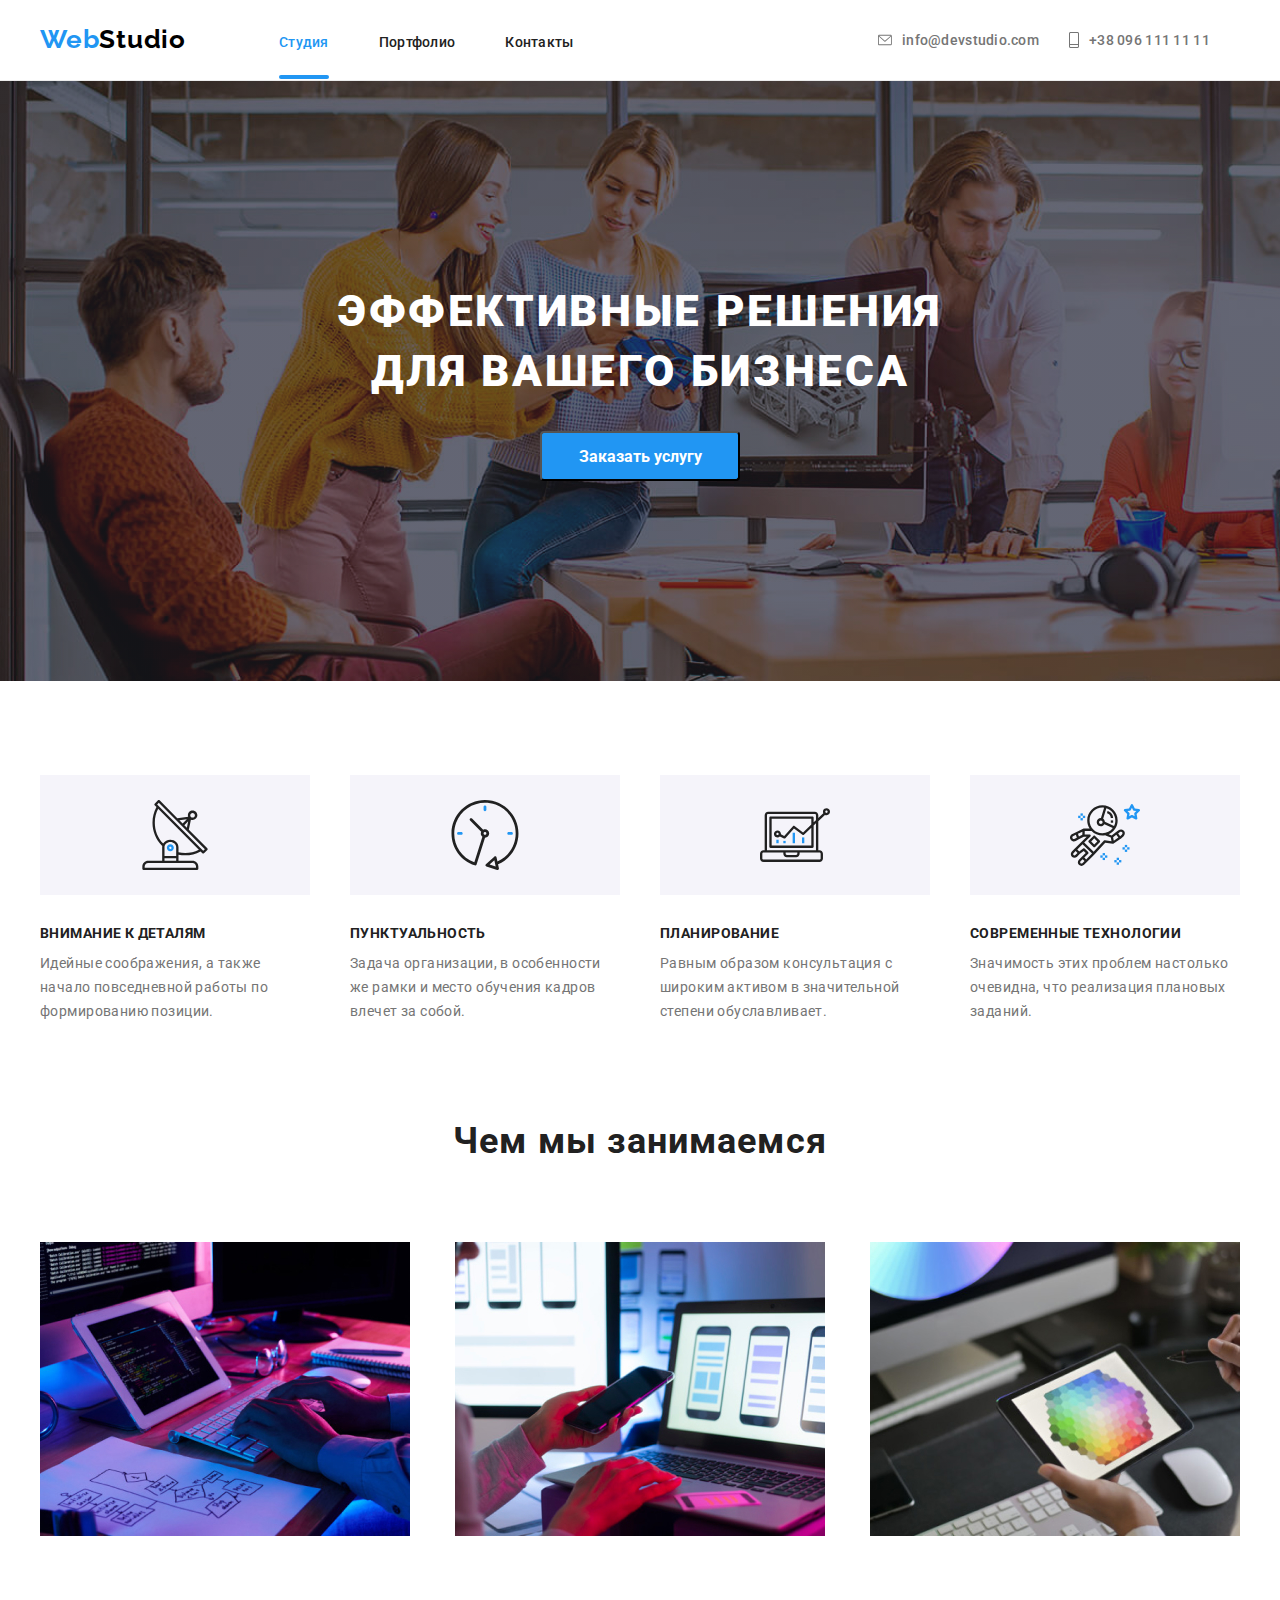
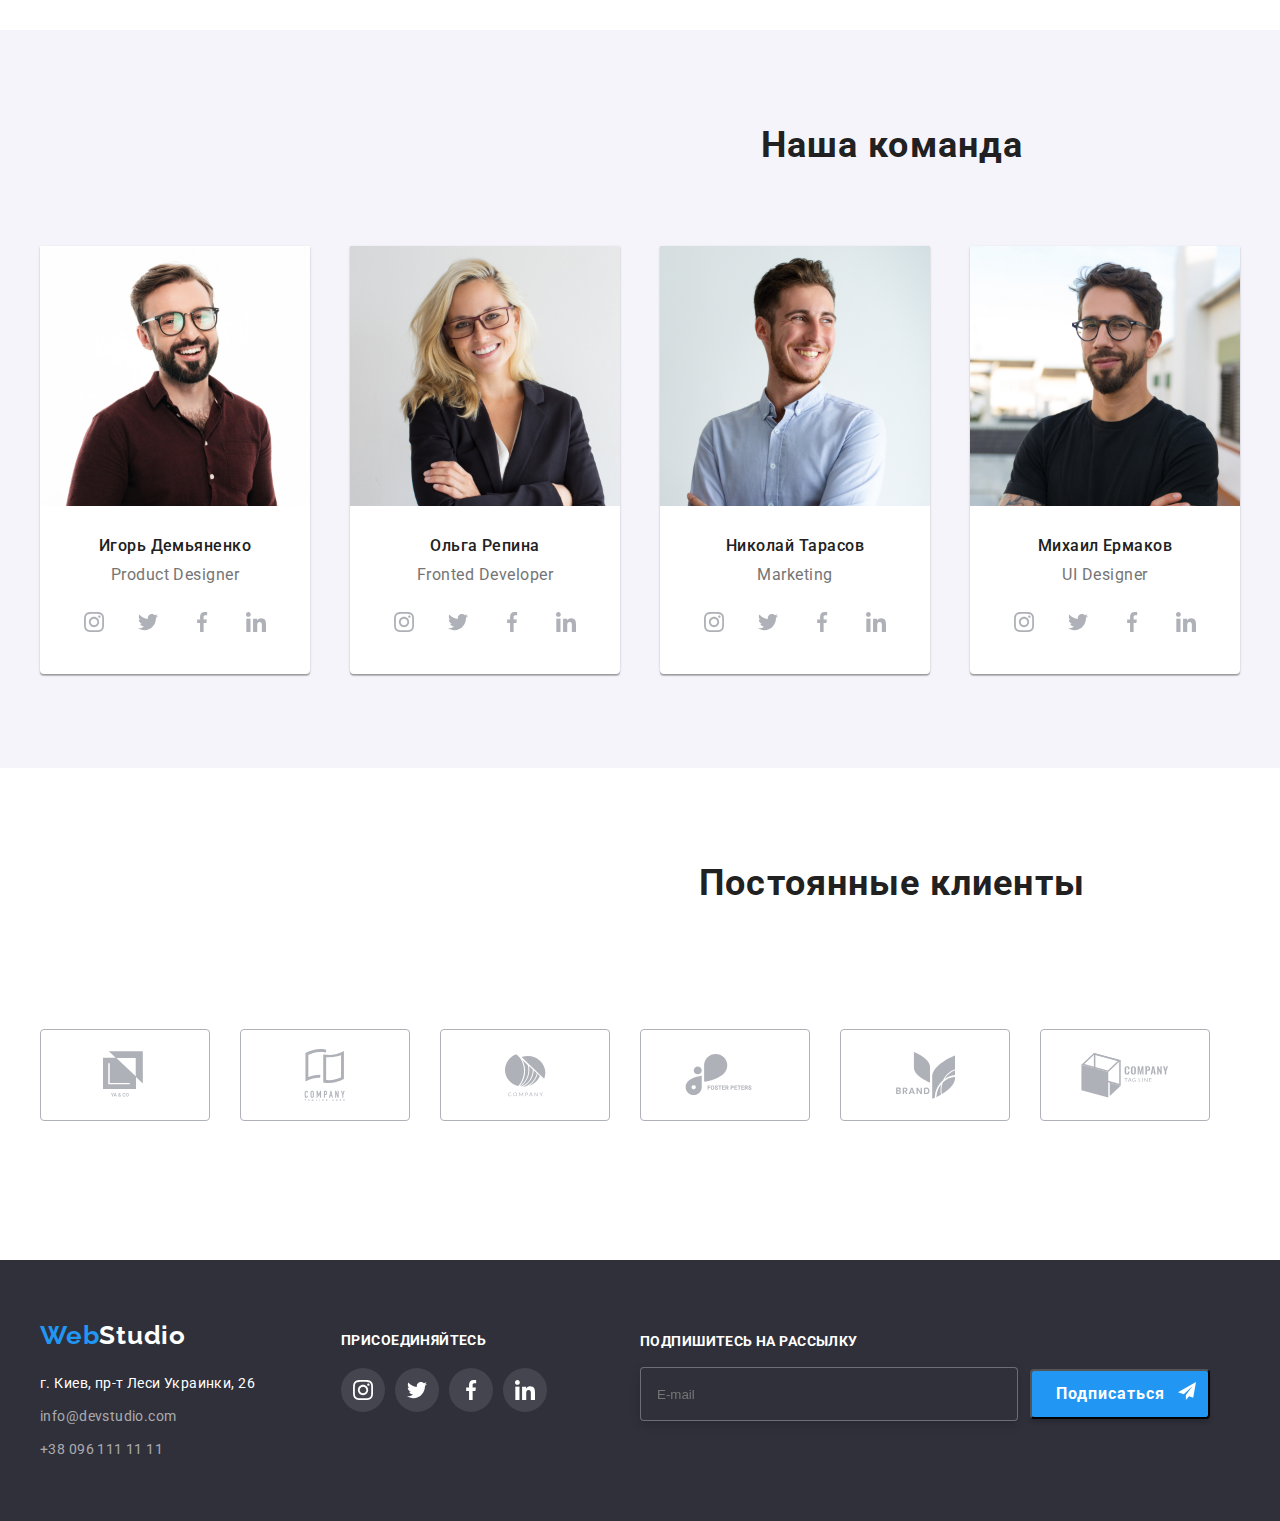
<file: index.html>
<!DOCTYPE html>
<html lang="ru">
<head>
    <meta charset="UTF-8">
    <meta name="viewport" content="width=device-width, initial-scale=1.0">
    <title lang="en">WebStudio</title>
    <link rel="stylesheet" href="https://cdnjs.cloudflare.com/ajax/libs/modern-normalize/1.0.0/modern-normalize.min.css"
            integrity="sha512-ISS7cAi1PEhQ8jnbJpJZMd29NlhNj4AWYyLOSp2CE/CsHxTCu+r+t0D2yoJudVrd0/8fTVPUVDzY5Tvli75u/g=="
            crossorigin="anonymous" />
    <link rel="preconnect" href="https://fonts.gstatic.com"/>
    <link href="https://fonts.googleapis.com/css2?family=Raleway:wght@700&family=Roboto:wght@400;500;900&display=swap"
        rel="stylesheet">
    <link rel="stylesheet" href="css/styles.css">
    <style>
        a {
            text-decoration: none;
        }
        a span {
            color:#2196F3;
        }
        li {
            list-style-type: none; 
        }
    </style>
</head>

<body class="body">
    <header class="header">
        <div class="container">
            <div class="header-menu">
                <a class="logo" href="#" lang="en"><span>Web</span>Studio</a>
                <ul class="navigation-list">
                    <li class="item">
                        <a class="link-active" href="#">Студия</a>
                    </li>
                
                    <li class="item">
                        <a class="link" href="./portfolio.html">Портфолио</a>
                    </li>
                
                    <li class="item">
                        <a class="link" href="#">Контакты</a>
                    </li>
                </ul>

                <div class="email-box">
                    <a class="email-link" href="">
                        <svg class="email-icon" width="16" height="12">
                            <use href="./images/sprite.svg#icon-email"></use>
                        </svg>info@devstudio.com
                    </a>
                </div>


                <div class="phone-box">
                    <a class="phone-link" href="">
                        <svg class="phone-icon" width="10" height="16">
                            <use href="./images/sprite.svg#icon-phone"></use>
                        </svg>+38 096 111 11 11
                    </a>
                </div>
            </div>
        </div>
    </header>
       
    <main>
        <section class="tagline">
            <div class='container'>
                <div class="title-box">
                    <h1 class="title">Эффективные решения<br/>для вашего бизнеса</h1>
                </div>
                
                <div class="button-order-box">
                    <button class="button-order" type="button" data-modal-open>Заказать услугу</button>
                </div>

                <div class="modal-order is-hidden" data-modal>
                    <div class="modal">
                        <form class="form" action="#" method="post">
                            <p class="form-title">Оставьте свои данные, мы вам перезвоним</p>
                            <div class="for-inputs">
                                <label class="for-label">
                                    Имя
                                    <span class="box-for-input">
                                        <input class="input" type="text" name="name" />
                                            <svg class="input-icon" width="18px" height="18px">
                                                <use href="./images/sprite.svg#icon-person_modal"></use>
                                            </svg>
                                    </span>    
                                </label>

                                <label class="for-label">
                                    Телефон
                                    <span class="box-for-input">
                                        <input class="input" type="tel" name="telephone" />
                                            <svg class="input-icon" width="18px" height="18px">
                                                <use href="./images/sprite.svg#icon-phone_modal"></use>
                                            </svg>
                                    </span>
                                </label>

                                <label class="for-label">
                                    Почта
                                    <span class="box-for-input">
                                        <input class="input" type="email" name="email" />
                                            <svg class="input-icon" width="18px" height="18px">
                                                <use href="./images/sprite.svg#icon-email_modal"></use>
                                            </svg>
                                     </span>   
                                </label>

                                <label class="for-label">
                                    Комментарий
                                    <textarea
                                    class="comment"
                                    name="user-comment"
                                    placeholder="Введите текст"
                                    ></textarea>
                                </label>
                            </div>

                            <label class="checkbox-label">
                                <input class="checkbox-input visually-hidden" type="checkbox" name="name" id="agreement" value="accept-policy" />
                                <span class="checkbox-icon"></span>
                                    Соглашаюсь с рассылкой и принимаю
                                <a class="checkbox-link" href="">Условия договора</a>
                            </label>
                                
                            <button type="button" class="button-send">
                                <span class="button-title">Отправить</span> 
                            </button>
                        </form>
                       
                        <button type="button" class="close-button" data-modal-close>
                            <svg class="close-icon" width="18px" height="18px">
                                <use href="./images/sprite.svg#icon-close_modal"></use>
                            </svg>
                        </button>
                    </div>
                </div>
            </div>
        </section>
               
        <section class="advantages">
            <div class="container">
                <ul class="list">
                    <li class="item">
                        <div class="item-box">
                            <svg class="icon" width="70" height="70">
                                <use href="./images/sprite.svg#icon-antenna"></use>
                            </svg>        
                        </div>   
                        <h3 class="item-head">Внимание к деталям</h3>
                        <p class="item-body">Идейные соображения, а также начало повседневной работы по формированию позиции.</p>
                    </li>

                    <li class="item">
                        <div class="item-box">
                            <svg class="icon" width="70" height="70">
                                <use href="./images/sprite.svg#icon-clock"></use>
                            </svg>
                        </div>
                        <h3 class="item-head">Пунктуальность</h3>
                        <p class="item-body">Задача организации, в особенности же рамки и место обучения кадров влечет за собой.</p>
                    </li>

                    <li class="item">
                        <div class="item-box">
                            <svg class="icon" width="70" height="70">
                                <use href="./images/sprite.svg#icon-diagram"></use>
                            </svg>
                        </div>
                        <h3 class="item-head">Планирование</h3>
                        <p class="item-body">Равным образом консультация с широким активом в значительной степени обуславливает.</p>
                    </li>

                    <li class="item">
                        <div class="item-box">
                            <svg class="icon" width="70" height="70">
                                <use href="./images/sprite.svg#icon-astronaut"></use>
                            </svg>
                        </div>
                        <h3 class="item-head">Современные технологии</h3>
                        <p class="item-body">Значимость этих проблем настолько очевидна, что реализация плановых заданий.</p>
                    </li>
                </ul>
            </div>
        </section>
        
        <section class="our-work">
            <div class="container"> 
                <div class="title-box">
                    <h3 class="title">Чем мы занимаемся</h3>
                </div>
                
                <ul class="presentation-list">
                    <li class="item">
                        <img src="./images/main/what are we doing/picture-1.jpg" alt="человек работает за компьютером" width="370" height="294" title="программирование">
                    </li>

                    <li class="item">
                        <img src="./images/main/what are we doing/picture-2.jpg" alt="человек держит в руках телефон" width="370" height="294" title="дизайн">
                    </li>

                    <li class="item">
                        <img src="./images/main/what are we doing/picture-3.jpg" alt="человек держит в руках планшет" width="370" height="294" title="тестирование">
                    </li>
                </ul>
            </div>
        </section>

        <section class="our-team">
            <div class="container">
                <h3 class="title">Наша команда</h3>
                <ul class="our-team-list">
                    <li class="item">
                        <img src="./images/main/our team/picture-1.jpg" alt="фото сотрудника" width="270" height="260" title="сотрудник">
                        <h4 class="employee-name">Игорь Демьяненко</h4>
                        <p class="employee-position" lang="en">Product Designer</p>
                        <ul class="social-box">
                            <li class="social-item">
                                <a class="social-link" href=""> 
                                    <svg class="social-icon">
                                        <use href="./images/sprite.svg#icon-instagram"></use>
                                    </svg>
                                </a>
                            </li>
                            
                            <li class="social-item">
                                <a class="social-link" href="">
                                    <svg class="social-icon">
                                        <use href="./images/sprite.svg#icon-twitter"></use>
                                    </svg>
                                </a>
                            </li>    
                            
                            <li class="social-item">
                                <a class="social-link" href="">
                                    <svg class="social-icon">
                                        <use href="./images/sprite.svg#icon-facebook"></use>
                                    </svg>
                                </a>
                            </li>   
                            
                            <li class="social-item">
                                <a class="social-link" href="">
                                    <svg class="social-icon">
                                        <use href="./images/sprite.svg#icon-linkedin"></use>
                                    </svg>
                                </a>
                            </li>
                        </ul>
                    </li>

                    <li class="item">
                        <img src="./images/main/our team/picture-2.jpg" alt="фото сотрудника" width="270" height="260" title="сотрудник">
                        <h4 class="employee-name">Ольга Репина</h4>
                        <p class="employee-position" lang="en">Fronted Developer</p>
                        <ul class="social-box">
                            <li class="social-item">
                                <a class="social-link" href="">
                                    <svg class="social-icon">
                                        <use href="./images/sprite.svg#icon-instagram"></use>
                                    </svg>
                                </a>
                            </li>
                        
                            <li class="social-item">
                                <a class="social-link" href="">
                                    <svg class="social-icon">
                                        <use href="./images/sprite.svg#icon-twitter"></use>
                                    </svg>
                                </a>
                            </li>
                        
                            <li class="social-item">
                                <a class="social-link" href="">
                                    <svg class="social-icon">
                                        <use href="./images/sprite.svg#icon-facebook"></use>
                                    </svg>
                                </a>
                            </li>
                        
                            <li class="social-item">
                                <a class="social-link" href="">
                                    <svg class="social-icon">
                                        <use href="./images/sprite.svg#icon-linkedin"></use>
                                    </svg>
                                </a>
                            </li>
                        </ul>
                    </li>

                    <li class="item">
                        <img src="./images/main/our team/picture-3.jpg" alt="фото сотрудника" width="270" height="260" title="сотрудник">
                        <h4 class="employee-name">Николай Тарасов</h4>
                        <p class="employee-position" lang="en">Marketing</p>
                        <ul class="social-box">
                            <li class="social-item">
                                <a class="social-link" href="">
                                    <svg class="social-icon">
                                        <use href="./images/sprite.svg#icon-instagram"></use>
                                    </svg>
                                </a>
                            </li>
                        
                            <li class="social-item">
                                <a class="social-link" href="">
                                    <svg class="social-icon">
                                        <use href="./images/sprite.svg#icon-twitter"></use>
                                    </svg>
                                </a>
                            </li>
                        
                            <li class="social-item">
                                <a class="social-link" href="">
                                    <svg class="social-icon">
                                        <use href="./images/sprite.svg#icon-facebook"></use>
                                    </svg>
                                </a>
                            </li>
                        
                            <li class="social-item">
                                <a class="social-link" href="">
                                    <svg class="social-icon">
                                        <use href="./images/sprite.svg#icon-linkedin"></use>
                                    </svg>
                                </a>
                            </li>
                        </ul>
                    </li>

                    <li class="item">
                        <img src="./images/main/our team/picture-4.jpg" alt="фото сотрудника" width="270" height="260" title="сотрудник">
                        <h4 class="employee-name">Михаил Ермаков</h4>
                        <p class="employee-position" lang="en">UI Designer</p>
                        <ul class="social-box">
                            <li class="social-item">
                                <a class="social-link" href="">
                                    <svg class="social-icon">
                                        <use href="./images/sprite.svg#icon-instagram"></use>
                                    </svg>
                                </a>
                            </li>
                        
                            <li class="social-item">
                                <a class="social-link" href="">
                                    <svg class="social-icon">
                                        <use href="./images/sprite.svg#icon-twitter"></use>
                                    </svg>
                                </a>
                            </li>
                        
                            <li class="social-item">
                                <a class="social-link" href="">
                                    <svg class="social-icon">
                                        <use href="./images/sprite.svg#icon-facebook"></use>
                                    </svg>
                                </a>
                            </li>
                        
                            <li class="social-item">
                                <a class="social-link" href="">
                                    <svg class="social-icon">
                                        <use href="./images/sprite.svg#icon-linkedin"></use>
                                    </svg>
                                </a>
                            </li>
                        </ul>
                    </li>
                </ul>
            </div>
        </section>

        <section class="clients">
            <div class="container">
                <div class="title-box">
                    <h3 class="title">Постоянные клиенты</h3>
                </div>
                
                <ul class="client-box">
                    <li class="client-item">
                        <a class="client-link" href=""> 
                            <svg class="client-icon" width="44" height="49">
                                <use href="./images/sprite.svg#icon-client-1"></use>
                            </svg>
                        </a>
                    </li>

                    <li class="client-item">
                        <a class="client-link" href="">
                            <svg class="client-icon" width="4o" height="52">
                                <use href="./images/sprite.svg#icon-client-2"></use>
                            </svg>
                        </a>
                    </li>

                    <li class="client-item">
                        <a class="client-link" href="">
                            <svg class="client-icon" width="41" height="43">
                                <use href="./images/sprite.svg#icon-client-3"></use>
                            </svg>
                        </a>
                    </li>

                    <li class="client-item">
                        <a class="client-link" href="">
                            <svg class="client-icon" width="80" height="42">
                                <use href="./images/sprite.svg#icon-client-4"></use>
                            </svg>
                        </a>
                    </li>

                    <li class="client-item">
                        <a class="client-link" href="">
                            <svg class="client-icon" width="59" height="47">
                                <use href="./images/sprite.svg#icon-client-5"></use>
                            </svg>
                        </a>
                    </li>

                    <li class="client-item">
                        <a class="client-link" href="">
                            <svg class="client-icon" width="88" height="45">
                                <use href="./images/sprite.svg#icon-client-6"></use>
                            </svg>
                        </a>
                    </li>
                </ul>
            </div>
        </section>
    </main>
    
    <footer class="footer">
        <div class="container"> 
            <div class="footer-info">
                <div class="first-box">
                    <div class="logo-box">
                        <a class="logo" href="#" lang="en"><span>Web</span>Studio</a>
                    </div>
                    <address class="contacts">
                        <ul>
                            <li class="item">
                                <a class="address" href="https://goo.gl/maps/Gyq4L5XPZPUcdacv8" target="_blank">г. Киев, пр-т Леси Украинки, 26</a>
                            </li>
                
                            <li class="item">
                                <a class="email" href="mailto:info@devstudio.com">info@devstudio.com</a>
                            </li>
                
                            <li class="item">
                                <a class="phone" href="tel:+380961111111">+38 096 111 11 11</a>
                            </li>
                        </ul>
                    </address> 
                </div>
            <div class="second-box">
                    <p class="invitation">Присоединяйтесь</p>
                    <ul class="footer-social-box">
                        <li class="social-item">
                            <a class="social-link" href="">
                                <svg class="social-icon">
                                    <use href="./images/sprite.svg#icon-instagram"></use>
                                </svg>
                            </a>
                        </li>
                    
                        <li class="social-item">
                            <a class="social-link" href="">
                                <svg class="social-icon">
                                    <use href="./images/sprite.svg#icon-twitter"></use>
                                </svg>
                            </a>
                        </li>
                    
                        <li class="social-item">
                            <a class="social-link" href="">
                                <svg class="social-icon">
                                    <use href="./images/sprite.svg#icon-facebook"></use>
                                </svg>
                            </a>
                        </li>
                    
                        <li class="social-item">
                            <a class="social-link" href="">
                                <svg class="social-icon">
                                    <use href="./images/sprite.svg#icon-linkedin"></use>
                                </svg>
                            </a>
                        </li>
                    </ul>
                </div>

                <div class="third-box">
                    <p class="subscription">Подпишитесь на рассылку</p>
                    <form class="form" action="#" method="post">
                        <label>
                            <input class="input" type="email" name="name" placeholder="E-mail" />
                        </label>
                        <button class="button" type="submit">
                            Подписаться
                            <svg class="icon-send">
                                <use href="./images/sprite.svg#icon-send_email"></use>
                            </svg>
                        </button>
                    </form>
                </div>
            </div>
        </div>
    </footer>
    <script src="./js/modal.js"></script>
</body>

</html>
</file>
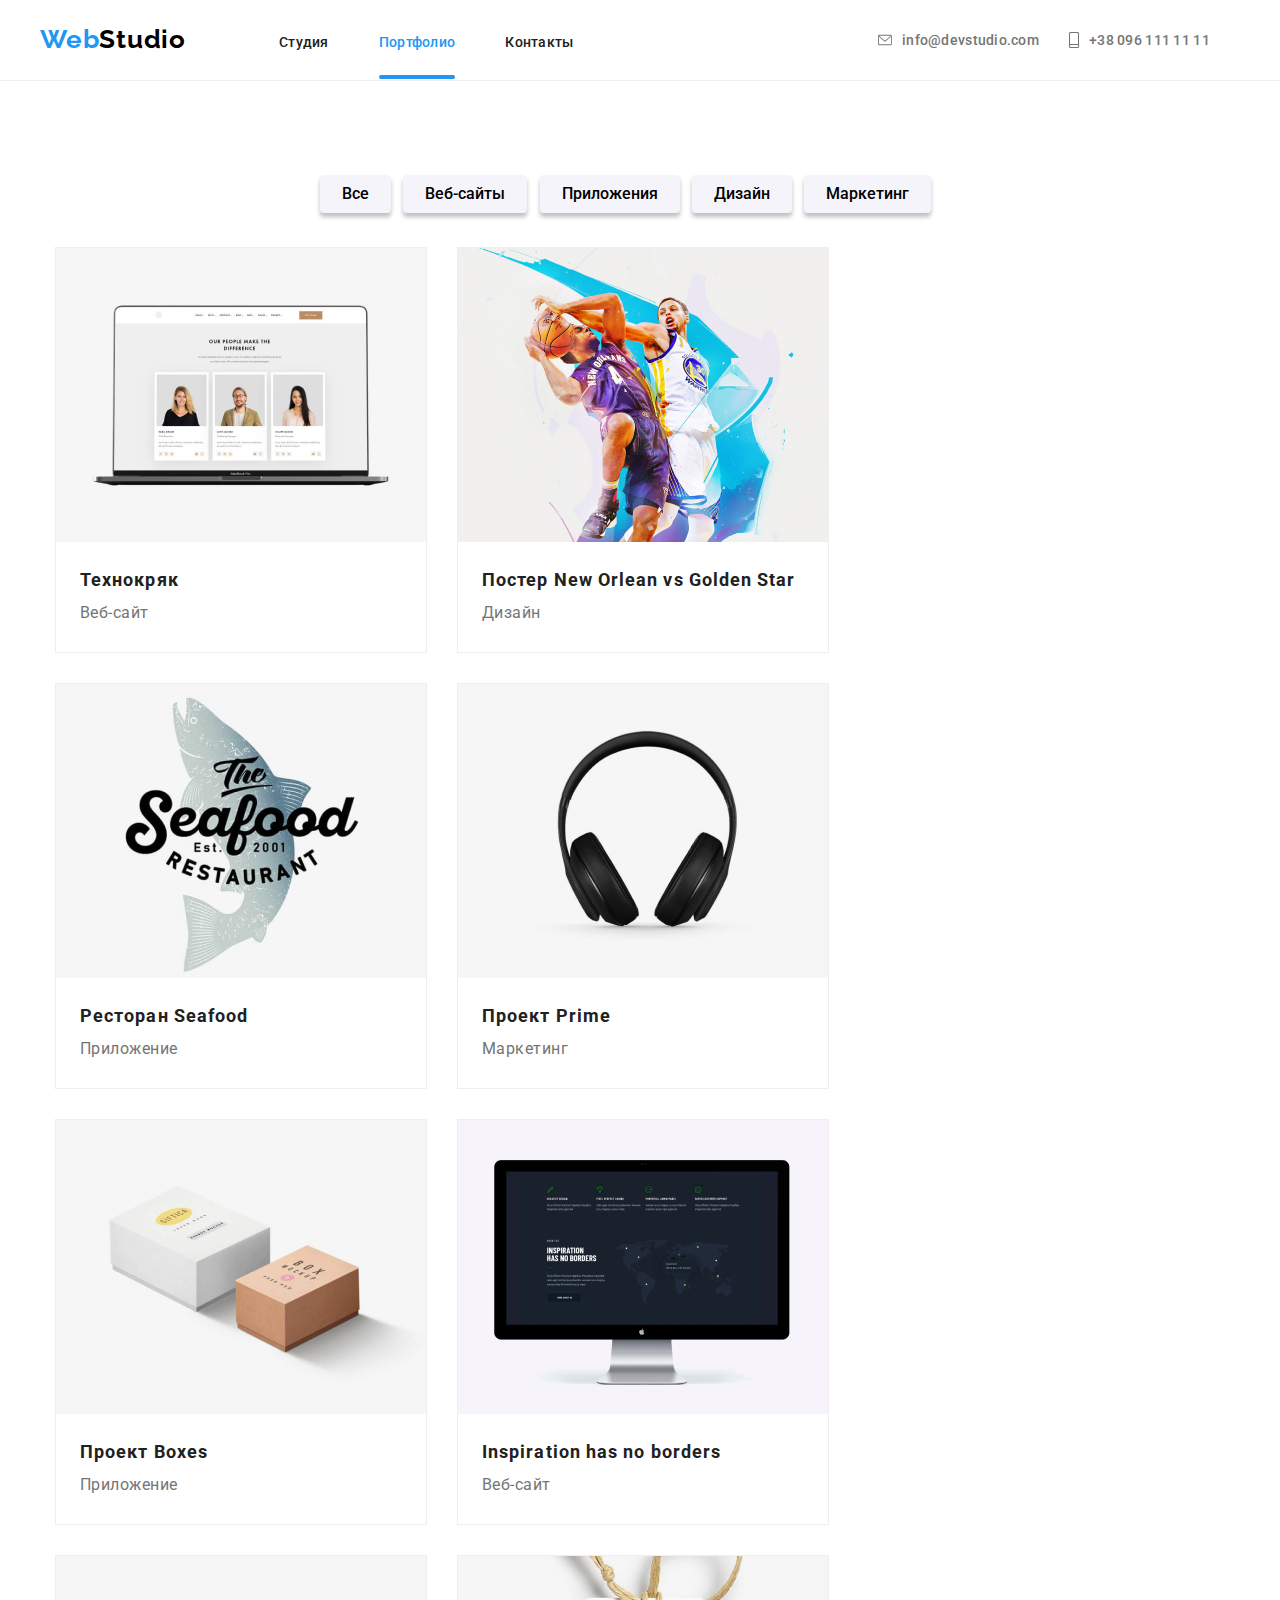
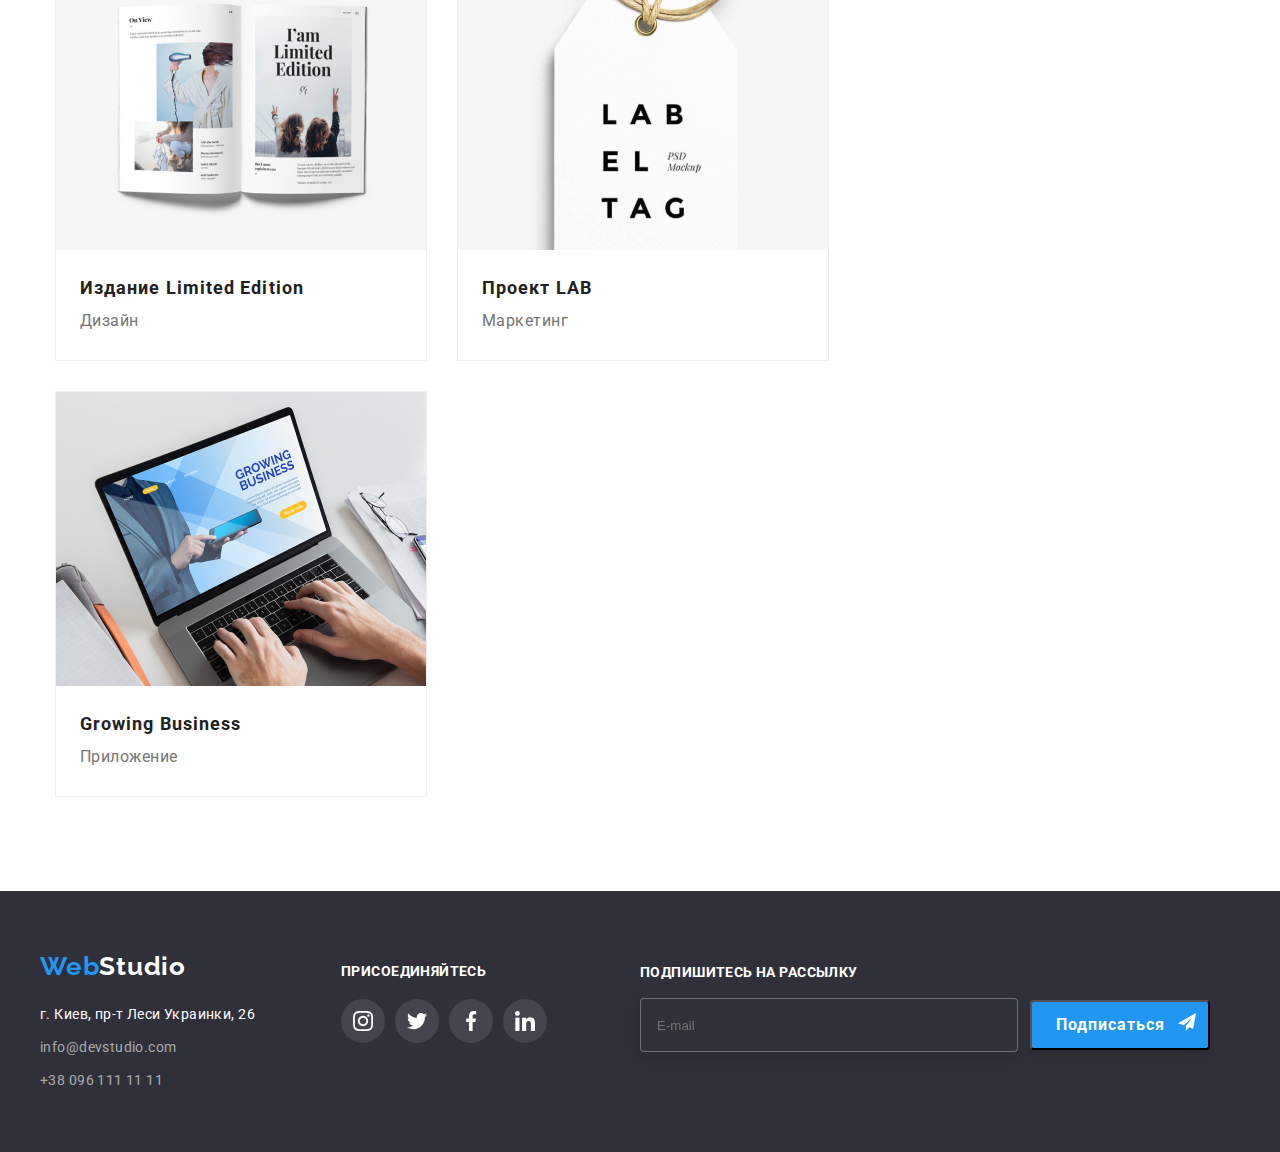
<file: portfolio.html>
<!DOCTYPE html>
<html lang="ru">
<head>
    <meta charset="UTF-8">
    <meta name="viewport" content="width=device-width, initial-scale=1.0">
    <title lang="en">Portfolio</title>
    <link rel="stylesheet" href="https://cdnjs.cloudflare.com/ajax/libs/modern-normalize/1.0.0/modern-normalize.min.css"
            integrity="sha512-ISS7cAi1PEhQ8jnbJpJZMd29NlhNj4AWYyLOSp2CE/CsHxTCu+r+t0D2yoJudVrd0/8fTVPUVDzY5Tvli75u/g=="
            crossorigin="anonymous" />      
    <link rel="preconnect" href="https://fonts.gstatic.com" />
    <link href="https://fonts.googleapis.com/css2?family=Raleway:wght@700&family=Roboto:wght@400;500;900&display=swap"
        rel="stylesheet">
    <link rel="stylesheet" href="css/styles.css">
    <style>
        a {
            text-decoration: none;
        }
        a span {
            color:#2196F3;
        }
        li {
            list-style-type: none;
        }
    </style>
</head>

<body class="body">
    <header class="header">
        <div class="container">
            <div class="header-menu">
                <a class="logo" href="#" lang="en"><span>Web</span>Studio</a>
                <ul class="navigation-list">
                    <li class="item">
                        <a class="link" href="./index.html">Студия</a>
                    </li>
    
                    <li class="item">
                        <a class="link-active" href="">Портфолио</a>
                    </li>
    
                    <li class="item">
                        <a class="link" href="#">Контакты</a>
                    </li>
                </ul>
    
                <div class="email-box">
                    <a class="email-link" href="">
                        <svg class="email-icon" width="16" height="12">
                            <use href="./images/sprite.svg#icon-email"></use>
                        </svg>info@devstudio.com
                    </a>
                </div>
    
                <div class="phone-box">
                    <a class="phone-link" href="">
                        <svg class="phone-icon" width="10" height="16">
                            <use href="./images/sprite.svg#icon-phone"></use>
                        </svg>+38 096 111 11 11
                    </a>
                </div>
            </div>
        </div>
    </header>
    
    <main>
        <section class="gallary container">
            <ul class="filter-list">
                <li class="item">
                    <button class="filter inline-block" type="button">Все</button>
                </li>
                <li class="item">
                    <button class="filter inline-block " type="button">Веб-сайты</button>
                </li>
                <li class="item">
                    <button class="filter inline-block" type="button">Приложения</button>
                </li>
                <li class="item">
                    <button class="filter inline-block" type="button">Дизайн</button>
                </li>
                <li class="item">
                    <button class="filter inline-block" type="button">Маркетинг</button>
                </li>
            </ul> 
           
            <div class="portfolio-box">
                <ul class="portfolio-list">
                    <li class="item">
                        <a class="link" href="">
                            <div class="box-content">
                                <img src="./images/portfolio/picture-1.jpg" alt="фото ноутбука" width="370" height="294" title="проект">
                                <p class="text-description">
                                    Технокряк это современная площадка распространения коронавируса. Компании используют эту платформу для цифрового
                                    шпионажа и атак на защищённые сервера конкурентов.
                                </p>
                            </div>
                            
                            <div class="title-box">
                                <h4 class="project-name">Технокряк</h4>
                                <p class="project-title">Веб-сайт</p>
                            </div>
                        </a>
                    </li>

                    <li class="item">
                        <a class="link" href="">
                            <div class="box-content">
                                <img src="./images/portfolio/picture-2.jpg" alt="постер баскетбол" width="370" height="294" title="проект">
                                <p class="text-description">
                                    Технокряк это современная площадка распространения коронавируса. Компании используют эту платформу для цифрового
                                    шпионажа и атак на защищённые сервера конкурентов.
                                </p>
                            </div>
                            <div class="title-box">
                                <h4 class="project-name" lang="en">Постер New Orlean vs Golden Star</h4>
                                <p class="project-title">Дизайн</p>
                            </div>
                        </a>
                    </li>

                    <li class="item">
                        <a class="link" href="">
                            <div class="box-content">
                                <img src="./images/portfolio/picture-3.jpg" alt="фото рыбы" width="370" height="294" title="проект">
                                <p class="text-description">
                                    Технокряк это современная площадка распространения коронавируса. Компании используют эту платформу для цифрового
                                    шпионажа и атак на защищённые сервера конкурентов.
                                </p>
                            </div>
                            <div class="title-box">
                                <h4 class="project-name" lang="en">Ресторан Seafood</h4>
                                <p class="project-title">Приложение</p>
                            </div>
                        </a>
                    </li>

                    <li class="item">
                        <a class="link" href="">
                            <div class="box-content">
                                <img src="./images/portfolio/picture-4.jpg" alt="фото наушников" width="370" height="294" title="проект">
                                <p class="text-description">
                                    Технокряк это современная площадка распространения коронавируса. Компании используют эту платформу для цифрового
                                    шпионажа и атак на защищённые сервера конкурентов.
                                </p>
                            </div>
                            <div class="title-box">
                                <h4 class="project-name" lang="en">Проект Prime</h4>
                                <p class="project-title">Маркетинг</p>
                            </div>
                        </a>
                    </li>

                    <li class="item">
                        <a class="link" href="">
                            <div class="box-content">
                                <img src="./images/portfolio/picture-5.jpg" alt="фото коробок" width="370" height="294" title="проект">
                                <p class="text-description">
                                    Технокряк это современная площадка распространения коронавируса. Компании используют эту платформу для цифрового
                                    шпионажа и атак на защищённые сервера конкурентов.
                                </p>
                            </div>
                            <div class="title-box">
                                <h4 class="project-name" lang="en">Проект Boxes</h4>
                                <p class="project-title">Приложение</p>
                            </div>
                        </a>
                    </li>

                    <li class="item">
                        <a class="link" href="">
                            <div class="box-content">
                                <img src="./images/portfolio/picture-6.jpg" alt="фото монитора" width="370" height="294" title="проект">
                                <p class="text-description">
                                    Технокряк это современная площадка распространения коронавируса. Компании используют эту платформу для цифрового
                                    шпионажа и атак на защищённые сервера конкурентов.
                                </p>
                            </div>
                            <div class="title-box">
                                <h4 class="project-name" lang="en">Inspiration has no borders</h4>
                                <p class="project-title">Веб-сайт</p>
                            </div>
                        </a>
                    </li>

                    <li class="item">
                        <a class="link" href="">
                            <div class="box-content">
                                <img src="./images/portfolio/picture-7.jpg" alt="фото книги" width="370" height="294" title="проект">
                                <p class="text-description">
                                    Технокряк это современная площадка распространения коронавируса. Компании используют эту платформу для цифрового
                                    шпионажа и атак на защищённые сервера конкурентов.
                                </p>
                            </div>
                            <div class="title-box">
                                <h4 class="project-name" lang="en">Издание Limited Edition</h4>
                                <p class="project-title">Дизайн</p>
                            </div>
                        </a>
                    </li>

                    <li class="item">
                        <a class="link" href="">
                            <div class="box-content">
                                <img src="./images/portfolio/picture-8.jpg" alt="фото бирки" width="370" height="294" title="проект">
                                <p class="text-description">
                                    Технокряк это современная площадка распространения коронавируса. Компании используют эту платформу для цифрового
                                    шпионажа и атак на защищённые сервера конкурентов.
                                </p>
                            </div>
                            <div class="title-box">
                                <h4 class="project-name" lang="en">Проект LAB</h4>
                                <p class="project-title">Маркетинг</p>
                            </div>
                        </a>
                    </li>

                    <li class="item">
                        <a class="link" href="">
                            <div class="box-content">
                                <img src="./images/portfolio/picture-9.jpg" alt="фото работы за ноутбуком" width="370" height="294" title="проект">
                                <p class="text-description">
                                    Технокряк это современная площадка распространения коронавируса. Компании используют эту платформу для цифрового
                                    шпионажа и атак на защищённые сервера конкурентов.
                                </p>
                            </div>
                            <div class="title-box">
                                <h4 class="project-name">Growing Business</h4>
                                <p class="project-title">Приложение</p>
                            </div>
                        </a>
                    </li>
                </ul>
            </div>
        </section>
    </main>

    <footer class="footer">
        <div class="container">
            <div class="footer-info">
                <div class="first-box">
                    <div class="logo-box">
                        <a class="logo" href="#" lang="en"><span>Web</span>Studio</a>
                    </div>
                    <address class="contacts">
                        <ul>
                            <li class="item">
                                <a class="address" href="https://goo.gl/maps/Gyq4L5XPZPUcdacv8" target="_blank">г. Киев,
                                    пр-т Леси Украинки, 26</a>
                            </li>
    
                            <li class="item">
                                <a class="email" href="mailto:info@devstudio.com">info@devstudio.com</a>
                            </li>
    
                            <li class="item">
                                <a class="phone" href="tel:+380961111111">+38 096 111 11 11</a>
                            </li>
                        </ul>
                    </address>
                </div>
    
                <div class="second-box">
                    <p class="invitation">Присоединяйтесь</p>
                    <ul class="footer-social-box">
                        <li class="social-item">
                            <a class="social-link" href="">
                                <svg class="social-icon">
                                    <use href="./images/sprite.svg#icon-instagram"></use>
                                </svg>
                            </a>
                        </li>
    
                        <li class="social-item">
                            <a class="social-link" href="">
                                <svg class="social-icon">
                                    <use href="./images/sprite.svg#icon-twitter"></use>
                                </svg>
                            </a>
                        </li>
    
                        <li class="social-item">
                            <a class="social-link" href="">
                                <svg class="social-icon">
                                    <use href="./images/sprite.svg#icon-facebook"></use>
                                </svg>
                            </a>
                        </li>
    
                        <li class="social-item">
                            <a class="social-link" href="">
                                <svg class="social-icon">
                                    <use href="./images/sprite.svg#icon-linkedin"></use>
                                </svg>
                            </a>
                        </li>
                    </ul>
                </div>

                <div class="third-box">
                    <p class="subscription">Подпишитесь на рассылку</p>
                    <form class="form" action="#" method="post">
                        <label>
                            <input class="input" type="email" name="name" placeholder="E-mail" />
                        </label>
                        <button class="button" type="submit">
                            Подписаться
                            <svg class="icon-send">
                                <use href="./images/sprite.svg#icon-send_email"></use>
                            </svg>
                        </button>
                    </form>
                </div>

            </div>
        </div>
    </footer>

</body>

</html>
</file>
<file: css/styles.css>
:root {
  --primary-text-color: #2196f3;
  --secondary-text-color: #212121;
  --other-text-color: #757575;
}

h1,
h2,
h3,
h4,
h5,
h6 {
  margin: 0;
}

ul {
  margin: 0;
  padding: 0;
}

p {
  margin: 0;
}

img {
  display: block;
  align-items: center;
}

.link:active {
  color: #2196F3;
}

.link:visited {
  color: #212121;
}
  
.body {
  margin: 0px;
  padding: 0px;
}

.container {
  width: 1200px;
  padding: 0 15px;
  margin: 0 auto;
}

.header {
  width: auto;
  height: 80px;
  background: #FFFFFF;
  border-bottom: 1px solid #ECECEC;
}

.header .header-menu {
  display: flex;
  align-items: center;
  width: 1170px;
}

.header .logo {
  display: inline-block;
  padding: 24px 0px 25px 0px;
  font-family: "Raleway", sans-serif;
  font-style: normal;
  font-weight: bold;
  font-size: 26px;
  line-height: 31px;
  letter-spacing: 0.03em;
  border: 0px;
  color: #000000;
}

.header .navigation-list {
  display:flex;
  width: 294px;
  padding-top: 32px;
  margin: 0px 305px 0px 93px;
}

.navigation-list .item:not(:last-child) {
  margin-right: 50px;
}

.navigation-list .link-active,
.navigation-list .link {
  font-family: "Roboto", sans-serif;
  font-style: normal;
  font-weight: 500;
  font-size: 14px;
  line-height: 16px;
  letter-spacing: 0.02em;
}

.navigation-list .link {
  color: #212121;
  transition: 250ms cubic-bezier(0.4, 0, 0.2, 1);
}

.navigation-list .link:hover,
.navigation-list .link:focus {
  color: var(--primary-text-color);
}

.header .link-active {
  display: inline-block;
  height: 45px;
  color: var(--primary-text-color);
  position: relative;
}

.header .link-active::after {
  content: "";
  display: block;
  position: absolute;
  bottom: 0px;
  width: 100%;
  height: 4px;
  border-radius: 2px;
  background-color: var(--primary-text-color);
}

.header .email-box {
  display: flex;
  width: 161px;
  margin-right: 30px;
  justify-content: space-between;
} 

.email-box .email-link {
  display: flex;
  align-items: center;
  font-family: "Roboto", sans-serif;
  font-style: normal;
  font-weight: 500;
  font-size: 14px;
  line-height: 16px;
  letter-spacing: 0.02em;
  color: #757575;
  margin: 0px;
  padding: 0px;
  width: 161px;
  transition: 250ms cubic-bezier(0.4, 0, 0.2, 1);
  
}

.email-box .email-icon {
  display: inline-block;
  margin: 0px 10px 0px 0px;
  fill: var(--other-text-color);
  transition: 250ms cubic-bezier(0.4, 0, 0.2, 1);
}

.email-box .email-link:hover,
.email-box .email-link:focus {
  color: var(--primary-text-color); 
}

.email-box .email-link:hover .email-icon,
.email-box .email-link:focus .email-icon {
  fill: var(--primary-text-color);
}


.header .phone-box {
  display: flex;
  width: 142px;
  justify-content: space-between;
  align-items: center;
}

.phone-box .phone-link {
  display: flex;
  align-items: center;
  font-family: "Roboto", sans-serif;
  font-style: normal;
  font-weight: 500;
  font-size: 14px;
  line-height: 16px;
  letter-spacing: 0.02em;
  width: 142px;
  color: #757575;
  transition: 250ms cubic-bezier(0.4, 0, 0.2, 1);
}

.phone-box .phone-icon {
  display: inline-block;
  margin: 0px 10px 0px 0px;
  fill: var(--other-text-color);
  transition: 250ms cubic-bezier(0.4, 0, 0.2, 1);
}

.phone-box .phone-link:hover,
.phone-box .phone-link:focus {
  color: var(--primary-text-color); 
}

.phone-box .phone-link:hover .phone-icon,
.phone-box .phone-link:focus .phone-icon {
  fill: var(--primary-text-color); 
}

.tagline {
  width: auto;
  height: 600px;
  background-color: #2f303a;
  background-image: linear-gradient(
    rgba(47, 48, 58, 0.4),
    rgba(47, 48, 58, 0.4)
    ), 
    url("../images/main/tagline/tagline_bg.jpg");
  background-repeat: no-repeat;
  background-size: cover;
}

.tagline .title-box {
  text-align: center;
}

.title {
  display: inline-block;
  padding: 200px 252px 0px 252px;
  margin: 0px 0px 30px 0px;
  font-family: "Roboto", sans-serif;
  font-style: normal;
  font-weight: 900;
  font-size: 44px;
  line-height: 60px;
  text-align: center;
  letter-spacing: 0.06em;
  text-transform: uppercase;
  color: #ffffff;
}

.tagline .button-order-box {
  text-align: center;
}

.button-order {
  display: inline-block;
  width: 200px;
  height: 50px;
  padding: 0px;
  margin: none;
  border-radius: 4px;
  background-color: #2196f3;

  font-family: "Roboto", sans-serif;
  font-style: normal;
  font-weight: bold;
  font-size: 16px;
  color: #ffffff;
  cursor: pointer;
  transition: 250ms cubic-bezier(0.4, 0, 0.2, 1);
}

.button-order:hover,
.button-order:focus {
  background: #188ce8;
}

.modal-order {
  position: fixed;
  left: 0px;
  top: 0px;
  width: 100%;
  height: 100%;
  background-color: rgba(0, 0, 0, 0.1);
  transition: 250ms cubic-bezier(0.4, 0, 0.2, 1);
}

.modal-order.is-hidden .modal {
  transform: translate(-50%, -50%) scale(0);
}

.modal-order .modal {
  display: inline-block;
  width: 528px;
  height: 581px;
  border-radius: 4px;
  padding: 40px 40px 20px 40px;
  position: absolute;
  top: 50%;
  left: 50%;
  transform: translate(-50%, -50%) scale(1);
  transition: 250ms linear;
  background-color: #fff;
  box-shadow: 0px 1px 3px rgba(0, 0, 0, 0.12), 0px 1px 1px rgba(0, 0, 0, 0.14), 0px 2px 1px rgba(0, 0, 0, 0.2);
}

.modal-order .form-title {
  margin-bottom: 12px;
  font-family: "Roboto", sans-serif;
  font-style: normal;
  font-weight: bold;
  font-size: 20px;
  line-height: 23px;
  text-align: center;
  letter-spacing: 0.03em;
  color: #212121;
}

.modal-order .for-inputs {
  width: 100%;
  margin-bottom: 20px;
}

.modal-order .for-label {
  font-family: "Roboto", sans-serif;
  font-style: normal;
  font-weight: normal;
  font-size: 12px;
  line-height: 14px;
  letter-spacing: 0.01em;
  color: #757575;
}

.modal-order .box-for-input {
  display: block;
  position: relative;
  margin-top: 4px;
}

.modal-order .input {
  display: block;
  width: 100%;
  height: 40px;
  padding-left: 42px;
  border: 1px solid rgba(33, 33, 33, 0.2);
  border-radius: 4px;
  cursor: pointer;
  
}

.modal-order .input-icon {
  display: block;
  position: absolute;
  top: 50%;
  transform: translateY(-50%);
  left: 12px;
  transition: 250ms cubic-bezier(0.4, 0, 0.2, 1);
}

.modal-order .input:focus {
  outline: none;
  border: 1px solid #2196F3;
}

.modal-order .input:focus + .input-icon {
  fill: #2196F3;
}

.modal-order .comment {
  display: block;
  width: 100%;
  height: 120px;
  border: 1px solid rgba(33, 33, 33, 0.2);
  border-radius: 4px;
  margin: 4px 0px 20px 0px;
  padding: 12px 16px;
  cursor: pointer;
  transition: 250ms cubic-bezier(0.4, 0, 0.2, 1);
}

.modal-order .comment:focus {
  outline: none;
  border: 1px solid #2196F3;
}

.modal-order .comment::placeholder {
  font-family: "Roboto", sans-serif;
  font-style: normal;
  font-weight: normal;
  font-size: 14px;
  line-height: 16px;
  letter-spacing: 0.01em;
  color: rgba(117, 117, 117, 0.5);
}

.modal-order .checkbox-label {
  display: inline-block;
  width: 100%;
  align-items: center;
  text-align: center;
  font-family: "Roboto", sans-serif;
  font-style: normal;
  font-weight: normal;
  font-size: 14px;
  line-height: 24px;
  letter-spacing: 0.03em;
  color: #757575;
}

.modal-order .checkbox-icon {
  display: inline-block;
  width: 16px;
  height: 15px;
  border: 2px solid #2a2a2a;
  border-radius: 4px;
  transition: 250ms cubic-bezier(0.4, 0, 0.2, 1);
}

.modal-order .checkbox-input:checked + .checkbox-icon {
  background-color: #2196F3;
  background-image: url("../images/icon\ check.svg");
  background-size: contain;
  background-origin: border-box;
}

.visually-hidden {
	position: absolute !important;
	clip: rect(1px 1px 1px 1px);
	clip: rect(1px, 1px, 1px, 1px);
	padding:0 !important;
	border:0 !important;
	height: 1px !important; 
	width: 1px !important; 
	overflow: hidden;
}

.modal-order .checkbox-link {
  color: #2196F3;
  text-decoration: underline;
}

.modal-order .button-send {
  display: block;
  width: 200px;
  height: 50px;
  padding: 0px;
  margin-top: 30px;
  margin-left: auto;
  margin-right: auto;
  background-color: #2196F3;
  box-shadow: 0px 4px 4px rgba(0, 0, 0, 0.15);
  border-radius: 4px;
  cursor: pointer;
  transition: 250ms cubic-bezier(0.4, 0, 0.2, 1);
}

.modal-order .button-send:hover,
.modal-order .button-send:focus {
  background-color: #188CE8;
} 


.modal-order .button-title {
  font-family: "Roboto", sans-serif;
  font-style: normal;
  font-weight: bold;
  font-size: 16px;
  line-height: 30px;
  letter-spacing: 0.06em;
  color: #FFFFFF;
}

.modal-order .close-button {
  position: absolute;
  top: 8px;
  right: 8px;
  width: 30px;
  height: 30px;
  background-color: #ffffff;
  border-radius: 50%;
  display: flex;
  align-items: center;
  border: 1px solid rgba(0, 0, 0, 0.1);
  cursor: pointer;
  filter: drop-shadow(0px 4px 4px rgba(0, 0, 0, 0.25));
  transition: 250ms cubic-bezier(0.4, 0, 0.2, 1);
}

.modal-order .close-button:hover .close-icon,
.modal-order .close-button:focus .close-icon {
  fill: #2196F3;
}

.tagline .is-hidden {
  pointer-events: none;
  opacity: 0;
  visibility: hidden;
}

.advantages {
  width: auto;
  margin: 94px auto;
}

.advantages .list {
  display: flex;
  justify-content: space-between;
  height: 251px;
  margin-bottom: 94px;
}

.advantages .item {
  display: inline-block;
  width: 270px;
  height: 251px;
}

.advantages .item:not(:last-child) {
  margin-right: 30px;
}

.advantages .item-box {
  width: 270px;
  height: 120px;
  background-color: #F5F4FA;
  margin-bottom: 30px;
}

.advantages .icon {
  margin: 25px 100px;
}

.advantages .item-head {
  font-family: "Roboto", sans-serif;
  font-style: normal;
  font-weight: bold;
  font-size: 14px;
  line-height: 16px;
  letter-spacing: 0.03em;
  text-transform: uppercase;
  color: var(--secondary-text-color);
}

.advantages .item-body {
  font-family: "Roboto", sans-serif;
  font-style: normal;
  font-weight: normal;
  font-size: 14px;
  line-height: 24px;
  /* or 171% */
  letter-spacing: 0.03em;
  color: var(--other-text-color);
  margin-top: 10px;
}

.our-work .title-box {
  text-align: center;
  padding: 0px;
}

.our-work .title {
  display: inline-block;
  width: 100%;
  padding: 0px;
  font-family: "Roboto", sans-serif;
  font-style: normal;
  font-weight: bold;
  font-size: 36px;
  line-height: 42px;
  text-align: center;
  letter-spacing: 0.03em;
  color: #212121;
  text-transform: none;
}

.our-work .presentation-list {
  display: flex;
  justify-content: space-between;
  padding-top: 50px;
  padding-bottom: 94px;
}

.presentation-list .item {
  display: inline-block;
  width: 370px;
  height: 294px;
}

.presentation-list .item:not(:last-child) {
  margin-right: 30px;
}

.our-team {
  width: auto;
  background: #f5f4fa;
}

.our-team .title {
  display:inline-block;
  padding-top: 94px;
  width: 100%;
  font-family: "Roboto", sans-serif;
  font-style: normal;
  font-weight: bold;
  font-size: 36px;
  line-height: 42px;
  letter-spacing: 0.03em;
  color: var(--secondary-text-color);
  text-transform: none;
  text-align: center;
  ;
}

.our-team .our-team-list {
  display: flex;
  justify-content: space-between;
  padding-top: 50px;
  padding-bottom: 94px;
}

.our-team-list .item {
  display: inline-block;
  width: 270px;
  height: 428px;
  left: 215px;
  top: 1635px;
  background: #ffffff;
  box-shadow: 0px 1px 3px rgba(0, 0, 0, 0.12), 0px 1px 1px rgba(0, 0, 0, 0.14),
    0px 2px 1px rgba(0, 0, 0, 0.2);
  border-radius: 0px 0px 4px 4px;
}

.our-team-list .item:not(:last-child) {
  margin-right: 30px;
}

.our-team-list .employee-name {
  font-family: "Roboto", sans-serif;
  font-style: normal;
  font-weight: 500;
  font-size: 16px;
  line-height: 19px;
  /* identical to box height */
  text-align: center;
  letter-spacing: 0.03em;
  color: var(--secondary-text-color);
  padding-top: 30px;
}

.our-team-list .employee-position {
  font-family: "Roboto", sans-serif;
  font-style: normal;
  font-weight: normal;
  font-size: 16px;
  line-height: 19px;
  /* identical to box height */
  text-align: center;
  letter-spacing: 0.03em;
  color: var(--other-text-color);
  padding-top: 10px;
}

.our-team .social-box {
  display: flex;
  justify-content: space-between;
  width: 206px;
  height: 44px;
  margin: 16px 32px 30px 32px;
}

.our-team .social-link {
  display:flex;
  justify-content: center;
  align-items: center;
  width: 44px;
  height: 44px;
  background-color: #ffffff;
  border-radius: 50%;
  transition: 250ms cubic-bezier(0.4, 0, 0.2, 1);
}

.social-link:hover,
.social-link:focus {
  background-color: #2196f3;
}

.social-link:hover .social-icon,
.social-link:focus .social-icon {
  fill: #FFFFFF;
}

.our-team .social-icon {
   width: 20px;
   height: 20px;
   fill: #afb1b8;
   transition: 250ms cubic-bezier(0.4, 0, 0.2, 1);
}

.clients {
  width: auto;
  background: #ffffff;
}

.clients .title-box {
  text-align: center;
}

.clients .title {
  display: inline-block;
  width: 100%;
  padding-top: 94px;
  font-family: "Roboto", sans-serif;
  font-style: normal;
  font-weight: bold;
  font-size: 36px;
  line-height: 42px;
  text-align: center;
  letter-spacing: 0.03em;
  color: #212121;
  text-transform: none;
  text-align: center;
}

.clients .client-box {
  display: flex;
  justify-content: space-between;
  align-items: center;
  width: 1170px;
  height: 182px;
  padding-top: 50px;
  padding-bottom: 94px;
}

.clients .client-item {
  display: flex;
  justify-content: center;
  align-items: center;
  width: 170px;
  height: 90px;
}

.clients .client-link {
  display: flex;
  justify-content: center;
  align-items: center;
  width: 170px;
  height: 90px;
  padding: 0px;
  margin: none;
  border: 1px solid #AFB1B8;
  border-radius: 4px;
  transition: 250ms cubic-bezier(0.4, 0, 0.2, 1);
}

.client-icon {
  fill:#afb1b8;
  transition: 250ms cubic-bezier(0.4, 0, 0.2, 1);
}

.client-link:hover,
.client-link:focus {
  border: 1px solid #2196f3;
}

.client-link:hover .client-icon,
.client-link:focus .client-icon {
  fill: #2196f3;
}

.footer {
  width: auto;
  background: #2f303a;
}

.footer .footer-info {
  display: flex;
  justify-content: start;
}

.footer .first-box {
  display: inline-block;
  padding-top: 60px;
  padding-bottom: 60px;
  margin-right: 70px;
}

.first-box .logo {
  font-family: "Raleway", sans-serif;
  font-style: normal;
  font-weight: bold;
  font-size: 26px;
  line-height: 31px;
  letter-spacing: 0.03em;
  color: #ffffff;
}

.first-box .contacts {
  display: block;
  width: 231px;
  margin-top: 20px;
}

.first-box .item:not(:last-child) {
  margin-bottom: 9px;
}

.first-box .address {
  font-family: "Roboto", sans-serif;
  font-style: normal;
  font-weight: normal;
  font-size: 14px;
  line-height: 24px;
  letter-spacing: 0.03em;
  color: #FFFFFF;
}

.first-box .email,
.first-box .phone {
  font-family: "Roboto", sans-serif;
  font-style: normal;
  font-weight: normal;
  font-size: 14px;
  line-height: 24px;
  letter-spacing: 0.03em;
  color: rgba(255, 255, 255, 0.6);
}

.footer .second-box {
  display: inline-block;
  width: 206px;
  height: 80px;
  padding-top: 72px;
  padding-bottom: 100px;
  margin-right: 93px;
}

.second-box .invitation {
  font-family: "Roboto", sans-serif;
  font-style: normal;
  font-weight: bold;
  font-size: 14px;
  line-height: 16px;
  letter-spacing: 0.03em;
  text-transform: uppercase;
  color: #FFFFFF;
}

.second-box .footer-social-box {
  display: flex;
  justify-content: space-between;
  align-items: center;
  width: 206px;
  height: 44px;
  margin-top: 20px;
}

.second-box .social-link {
  display:flex;
  justify-content: center;
  align-items: center;
  width: 44px;
  height: 44px;
  background-color: rgba(255, 255, 255, 0.1);
  border-radius: 50%;
  transition: 250ms cubic-bezier(0.4, 0, 0.2, 1);
}

.second-box .social-link:hover,
.second-box .social-link:focus {
  background-color: #2196f3;
}

.second-box .social-icon {
  width: 20px;
  height: 20px;
  fill: #ffffff;
}

.footer .third-box {
  display: block;
  width: 570px;
  height: 86px;
  padding: 72px 15px 94px 0px;
  margin: 0px;
}

.third-box .subscription {
  display: inline-block;
  margin-bottom: 20px;
  font-family: "Roboto", sans-serif;
  font-style: normal;
  font-weight: bold;
  font-size: 14px;
  line-height: 16px;
  letter-spacing: 0.03em;
  text-transform: uppercase;
  color: #FFFFFF;
}

.third-box .form {
  display: flex;
  align-items: center;
  width: 570px;
  height: 50px;
}

.third-box .input {
  width: 358px;
  height: 50px;
  border: 1px solid rgba(255, 255, 255, 0.3);
  filter: drop-shadow(0px 4px 4px rgba(0, 0, 0, 0.15));
  border-radius: 4px;
  margin-right: 12px;
  padding-left: 16px;
  background-color: #2F303A;
  color:  rgba(255, 255, 255, 0.6);
}

.third-box .for-input::-webkit-placeholder {
  font-family: "Roboto", sans-serif;
  font-style: normal;
  font-weight: normal;
  font-size: 16px;
  line-height: 20px;
  display: flex;
  align-items: center;
  letter-spacing: 0.03em;
  color: rgba(255, 255, 255, 0.6);
}

.third-box .button {
  width: 200px;
  height: 50px;
  background-color: #2196F3;
  box-shadow: 0px 4px 4px rgba(0, 0, 0, 0.15);
  border-radius: 4px;
  padding-left: 24px;
  font-family: "Roboto", sans-serif;
  font-style: normal;
  font-weight: bold;
  font-size: 16px;
  line-height: 30px;
  display: flex;
  align-items: center;
  text-align: center;
  letter-spacing: 0.06em;
  color: #FFFFFF;
  cursor: pointer;
}

.third-box .icon-send {
  width: 24px;
  height: 24px;
  margin-left: 10px;
}

/* ПОРТФОЛИО */

.gallary .filter-list {
  display: flex;
  width: 611px;
  margin: 94px 309px 34px 280px;
  justify-content: space-between;
  border: 0px;
}
   
.filter-list .item:not(:last-child) {
  margin-right: 8px;
}

.item .filter {
  font-family: "Roboto", sans-serif;
  font-style: normal;
  font-weight: 500;
  font-size: 16px;
  line-height: 26px;
  text-align: center;
  vertical-align: Top;
  letter-spacing: 3%
  letter-spacing: 0.03em;
  padding: 6px 22px;
  background-color: #F5F4FA;
  box-shadow: 0px 4px 4px rgba(0, 0, 0, 0.25);
  border-radius: 4px;
  cursor: pointer;
  border: 0px;
  transition: 250ms cubic-bezier(0.4, 0, 0.2, 1);
}

.item .filter:hover,
.item .filter:focus {
  background-color: var(--primary-text-color);
  color: #ffffff;
}

.gallary .portfolio-box {
  width: 1170px;
  margin-right: auto;
  margin-left: auto;
  padding-bottom: 94px;
}


.portfolio-box .portfolio-list {
  display: flex;
  margin: 0px;
  padding: 0px;
  flex-wrap: wrap;
  margin-top: -30px;
  margin-left: -30px;
}


.portfolio-box .item {
  flex-basis: calc(100% / 3 - 36px);
  margin: 30px 0px 0px 30px;
  border: 1px solid #eeeeee;
  width: 370px;
  height: 404px;
}

.portfolio-box .link {
  display: inline-block;
  width: 370px;
  height: 404px;
  box-shadow: none;
  transition: 250ms cubic-bezier(0.4, 0, 0.2, 1);
}

.portfolio-box .link:hover,
.portfolio-box .link:focus {
  box-shadow:  1px 1px rgba(0, 0, 0, 0.12), 0px 4px 4px rgba(0, 0, 0, 0.06), 1px 4px 6px rgba(0, 0, 0, 0.16);
}


.portfolio-box .box-content {
  position: relative;
  overflow: hidden;
}

.portfolio-box .text-description {
  width: 100%;
  height: 100%;
  background-color: rgba(33, 150, 243, 0.9);
  top: 0px;
  left: 0px;
  position: absolute;
  display: inline-block;
  padding: 63px 24px;
  font-family: "Roboto", sans-serif;
  font-style: normal;
  font-weight: normal;
  font-size: 18px;
  line-height: 28px;
  letter-spacing: 0.03em;
  color: #FFFFFF;
  transform: translateY(100%);
  transition: 250ms cubic-bezier(0.4, 0, 0.2, 1);
}


.portfolio-box .link:hover .text-description,
.portfolio-box .link:focus .text-description {
  transform: translateY(0);
  
}

.portfolio-list .title-box {
  padding: 20px 24px;
  border: 0px;
}

.portfolio-list .project-name {
  font-family: "Roboto", sans-serif;
  font-style: normal;
  font-weight: bold;
  font-size: 18px;
  line-height: 36px;
  letter-spacing: 0.06em;
  color: #212121;
}

.portfolio-list .project-title {
  font-family: "Roboto", sans-serif;
  font-style: normal;
  font-weight: normal;
  font-size: 16px;
  line-height: 30px;
  letter-spacing: 0.03em;
  color: #757575;
}
</file>
